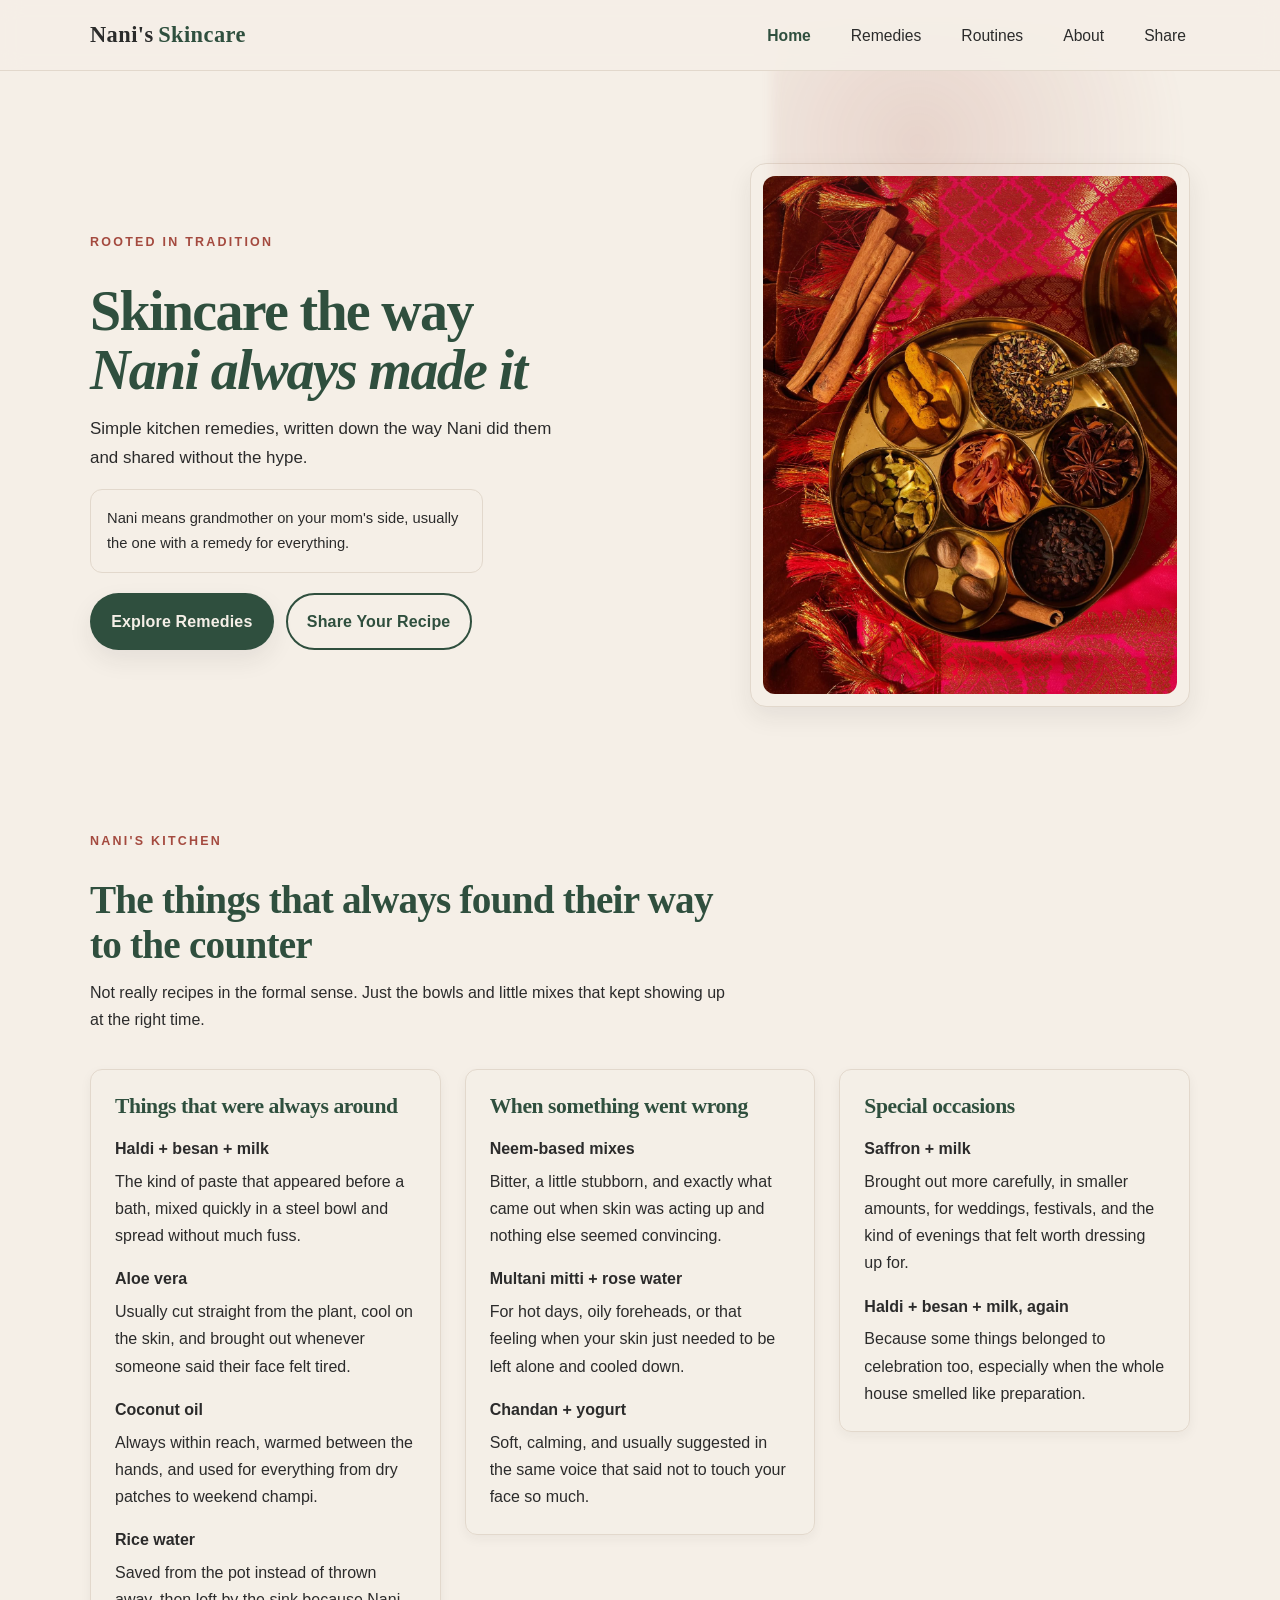
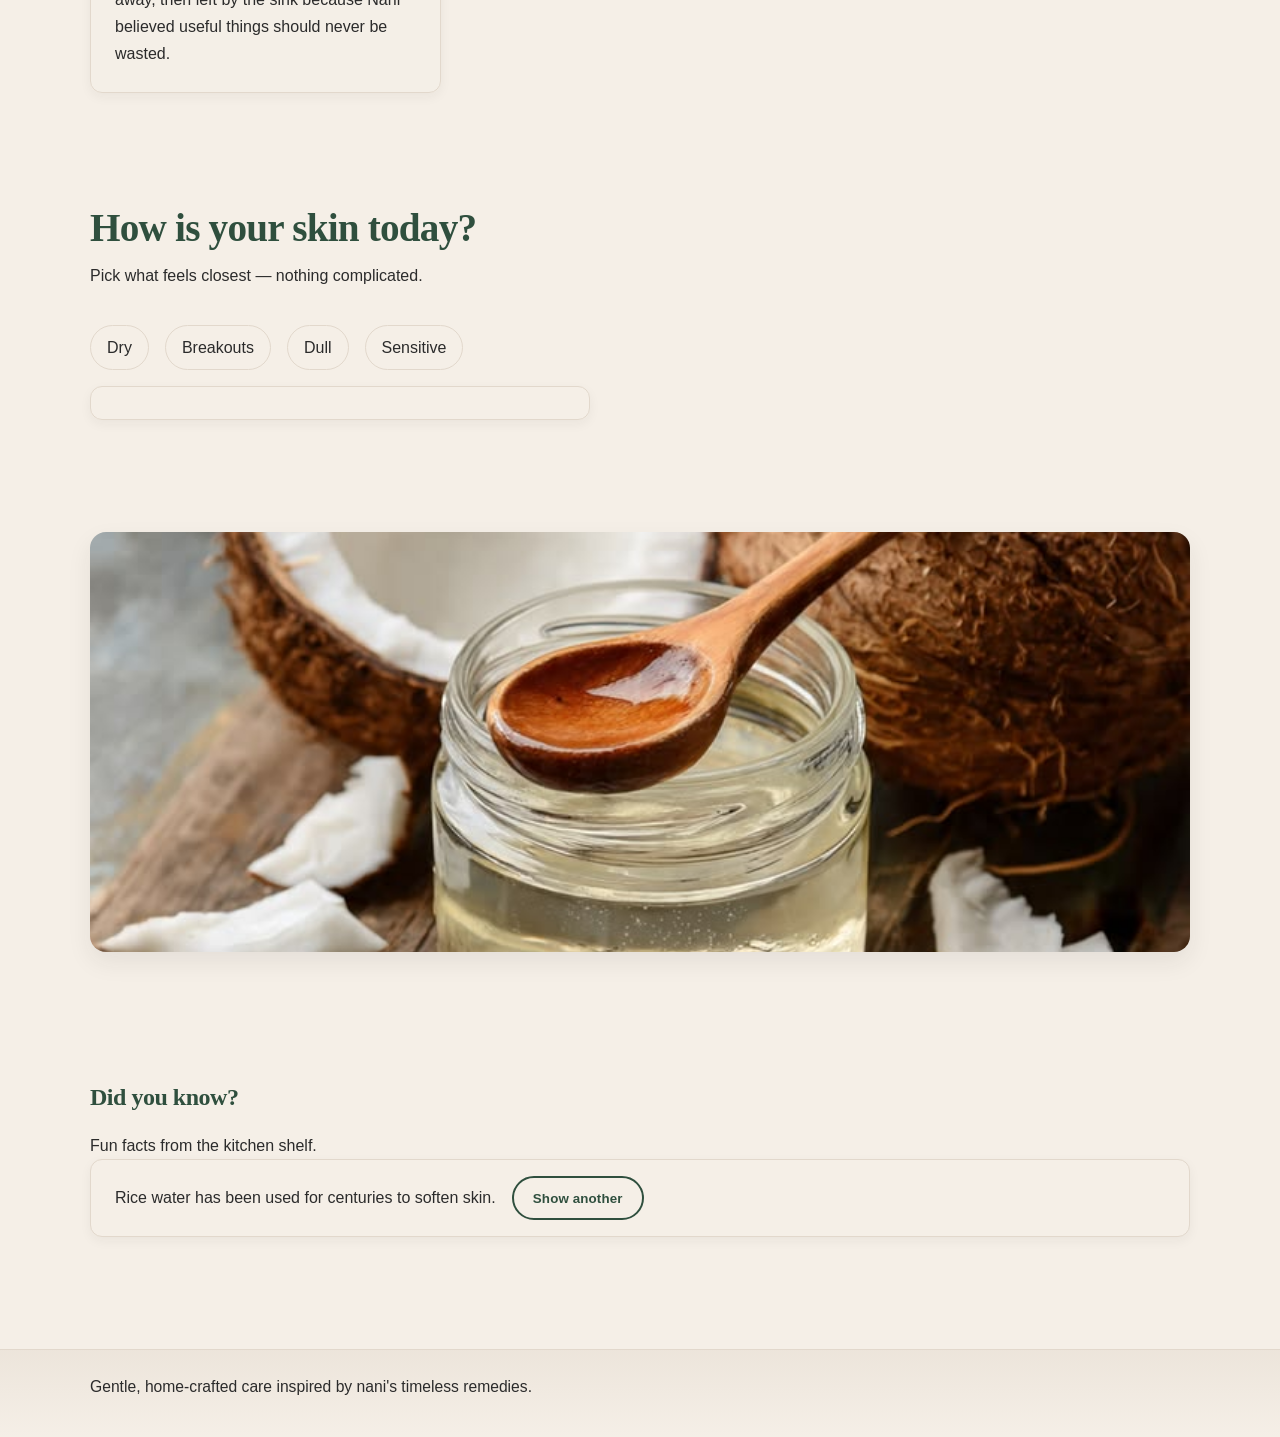
<file: index.html>
<!DOCTYPE html>
<html lang="en">
<head>
  <meta charset="UTF-8" />
  <meta name="viewport" content="width=device-width, initial-scale=1.0" />
  <title>Nani's Skincare — Natural Beauty Rooted in Tradition</title>
  <meta name="description" content="Story-led skincare inspired by Indian home remedies and nani's timeless wisdom." />
  <link rel="stylesheet" href="css/style.css" />
</head>
<body>
  <a class="skip-link" href="#main">Skip to main content</a>

  <header class="site-header">
    <nav class="nav" aria-label="Main navigation">
      <div class="nav-inner container">
        <a class="nav-logo" href="index.html">Nani's <span>Skincare</span></a>

        <ul class="nav-links" id="nav-links" role="list">
          <li><a href="index.html" class="active" aria-current="page">Home</a></li>
          <li><a href="products.html">Remedies</a></li>
          <li><a href="routines.html">Routines</a></li>
          <li><a href="about.html">About</a></li>
          <li><a href="share-recipe.html">Share</a></li>
        </ul>
        <button class="nav-toggle" type="button" aria-controls="nav-links" aria-expanded="false" aria-label="Open navigation menu">Menu</button>
      </div>
    </nav>
  </header>

  <main id="main">
    <section class="hero" aria-labelledby="hero-title">
      <div class="container hero-grid">
        <div class="hero-content">
          <p class="eyebrow">Rooted in tradition</p>
          <h1 id="hero-title">
            <span>Skincare the way</span>
            <span class="hero-em">Nani always made it</span>
          </h1>
          <p class="hero-lead">
            Simple kitchen remedies, written down the way Nani did them and shared without the hype.
          </p>
          <p class="nani-note">Nani means grandmother on your mom's side, usually the one with a remedy for everything.</p>
          <div class="hero-actions">
            <a class="button button-primary" href="#kitchen-recipes-title">Explore Remedies</a>
            <a class="button button-ghost" href="share-recipe.html">Share Your Recipe</a>
          </div>
        </div>

        <figure class="hero-image">
          <img src="images/spicebox.jpg" alt="A wooden spice box filled with traditional ingredients used in homemade skincare remedies." />
        </figure>
      </div>
    </section>

    <section class="section kitchen-recipes" aria-labelledby="kitchen-recipes-title">
      <div class="container">
        <div class="section-header">
          <p class="eyebrow">Nani's kitchen</p>
          <h2 id="kitchen-recipes-title">The things that always found their way to the counter</h2>
          <p class="section-lede">Not really recipes in the formal sense. Just the bowls and little mixes that kept showing up at the right time.</p>
        </div>

        <div class="recipe-groups">
          <article class="recipe-group" aria-labelledby="recipe-group-everyday">
            <h3 id="recipe-group-everyday">Things that were always around</h3>
            <ul class="recipe-list">
              <li>
                <strong>Haldi + besan + milk</strong>
                <p>The kind of paste that appeared before a bath, mixed quickly in a steel bowl and spread without much fuss.</p>
              </li>
              <li>
                <strong>Aloe vera</strong>
                <p>Usually cut straight from the plant, cool on the skin, and brought out whenever someone said their face felt tired.</p>
              </li>
              <li>
                <strong>Coconut oil</strong>
                <p>Always within reach, warmed between the hands, and used for everything from dry patches to weekend champi.</p>
              </li>
              <li>
                <strong>Rice water</strong>
                <p>Saved from the pot instead of thrown away, then left by the sink because Nani believed useful things should never be wasted.</p>
              </li>
            </ul>
          </article>

          <article class="recipe-group" aria-labelledby="recipe-group-trouble">
            <h3 id="recipe-group-trouble">When something went wrong</h3>
            <ul class="recipe-list">
              <li>
                <strong>Neem-based mixes</strong>
                <p>Bitter, a little stubborn, and exactly what came out when skin was acting up and nothing else seemed convincing.</p>
              </li>
              <li>
                <strong>Multani mitti + rose water</strong>
                <p>For hot days, oily foreheads, or that feeling when your skin just needed to be left alone and cooled down.</p>
              </li>
              <li>
                <strong>Chandan + yogurt</strong>
                <p>Soft, calming, and usually suggested in the same voice that said not to touch your face so much.</p>
              </li>
            </ul>
          </article>

          <article class="recipe-group" aria-labelledby="recipe-group-special">
            <h3 id="recipe-group-special">Special occasions</h3>
            <ul class="recipe-list">
              <li>
                <strong>Saffron + milk</strong>
                <p>Brought out more carefully, in smaller amounts, for weddings, festivals, and the kind of evenings that felt worth dressing up for.</p>
              </li>
              <li>
                <strong>Haldi + besan + milk, again</strong>
                <p>Because some things belonged to celebration too, especially when the whole house smelled like preparation.</p>
              </li>
            </ul>
          </article>
        </div>
      </div>
    </section>

    <section class="section" aria-labelledby="mood-title">
      <div class="container">
        <div class="section-header">
          <h2 id="mood-title">How is your skin today?</h2>
          <p class="section-lede">Pick what feels closest — nothing complicated.</p>
        </div>

        <div class="mood-options" role="group" aria-label="Skin mood options">
          <button type="button" data-mood="dry" aria-pressed="false">Dry</button>
          <button type="button" data-mood="acne" aria-pressed="false">Breakouts</button>
          <button type="button" data-mood="dull" aria-pressed="false">Dull</button>
          <button type="button" data-mood="sensitive" aria-pressed="false">Sensitive</button>
        </div>

        <div id="mood-result" aria-live="polite"></div>
      </div>
    </section>

    <section class="image-break section" aria-label="A calm view of nani's kitchen">
      <div class="container">
        <figure class="editorial-break">
          <img src="images/coconut.jpg" alt="A brass bowl of coconut oil and a wooden comb on a kitchen table, ready for a simple hair and skin ritual." />
        </figure>
      </div>
    </section>

    <section class="section facts" aria-labelledby="facts-title">
      <div class="container">
        <h2 id="facts-title">Did you know?</h2>
        <p class="section-lede">Fun facts from the kitchen shelf.</p>
        <div class="facts-box">
          <p id="fact-text">Turmeric has natural anti-inflammatory properties.</p>
          <button type="button" class="button button-ghost" id="fact-next">Show another</button>
        </div>
      </div>
    </section>
  </main>

  <footer class="site-footer">
    <div class="container">
      <p>Gentle, home-crafted care inspired by nani's timeless remedies.</p>
    </div>
  </footer>

  <script src="js/nav.js" defer></script>
  <script src="js/script.js" defer></script>
</body>
</html>
</file>
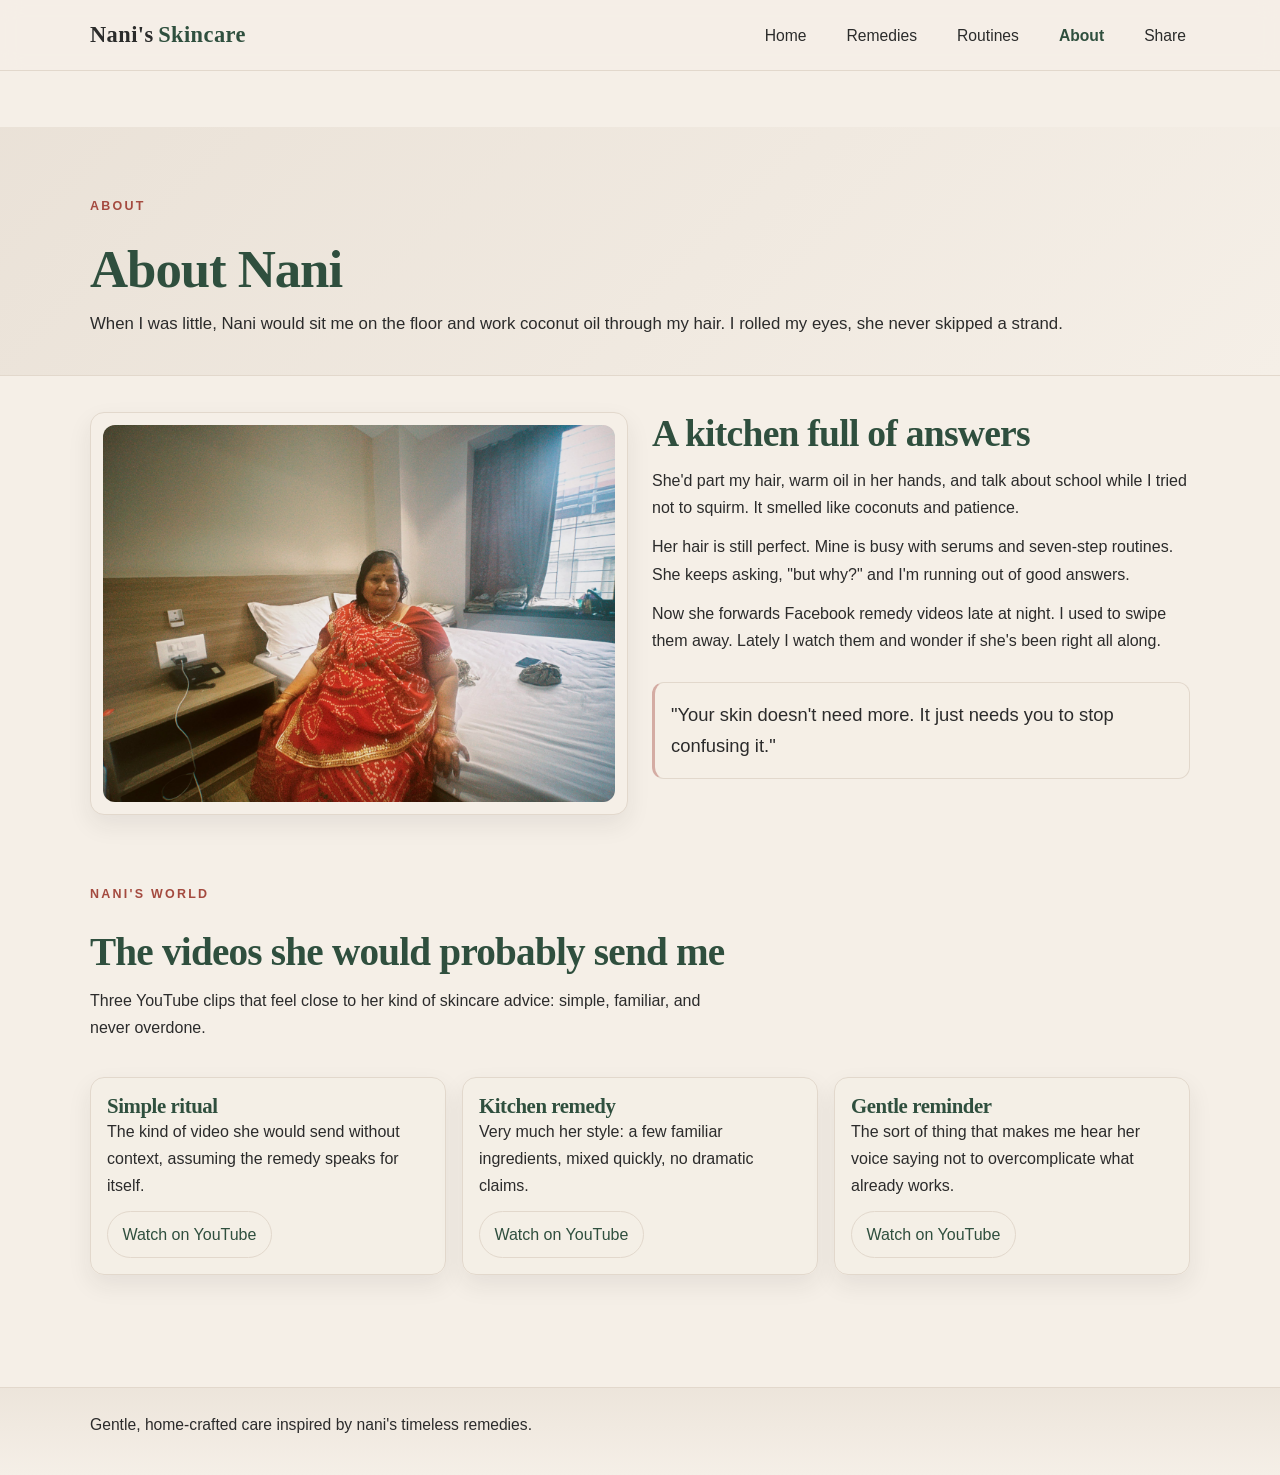
<file: about.html>
<!DOCTYPE html>
<html lang="en">
<head>
  <meta charset="UTF-8" />
  <meta name="viewport" content="width=device-width, initial-scale=1.0" />
  <title>About Nani — Nani's Skincare</title>
  <meta name="description" content="A personal story about nani, coconut oil memories, and the remedies that shaped Nani's Skincare." />
  <link rel="stylesheet" href="css/style.css" />
  <link rel="stylesheet" href="css/about.css" />
</head>
<body>
  <a class="skip-link" href="#main">Skip to main content</a>

  <header class="site-header">
    <nav class="nav" aria-label="Main navigation">
      <div class="nav-inner container">
        <a class="nav-logo" href="index.html">Nani's <span>Skincare</span></a>
        <button class="nav-toggle" type="button" aria-controls="nav-links" aria-expanded="false" aria-label="Open navigation menu">Menu</button>
        <ul class="nav-links" id="nav-links" role="list">
          <li><a href="index.html">Home</a></li>
          <li><a href="products.html">Remedies</a></li>
          <li><a href="routines.html">Routines</a></li>
          <li><a href="about.html" aria-current="page">About</a></li>
          <li><a href="share-recipe.html">Share</a></li>
        </ul>
      </div>
    </nav>
  </header>

  <main id="main">
    <section class="about-hero" aria-labelledby="about-title">
      <div class="container hero-inner">
        <p class="eyebrow">About</p>
        <h1 id="about-title">About Nani</h1>
        <p class="about-hero-sub">When I was little, Nani would sit me on the floor and work coconut oil through my hair. I rolled my eyes, she never skipped a strand.</p>
      </div>
    </section>

    <section class="section story" aria-labelledby="story-heading">
      <div class="container story-grid">
        <figure class="about-image" data-observe>
          <img src="images/nani.jpg" alt="A picture of Nani" />
          <figcaption>Her kitchen table was the first vanity.</figcaption>
        </figure>

        <div class="story-text" data-observe>
          <h2 id="story-heading">A kitchen full of answers</h2>
          <p>She'd part my hair, warm oil in her hands, and talk about school while I tried not to squirm. It smelled like coconuts and patience.</p>
          <p>Her hair is still perfect. Mine is busy with serums and seven-step routines. She keeps asking, "but why?" and I'm running out of good answers.</p>
          <p>Now she forwards Facebook remedy videos late at night. I used to swipe them away. Lately I watch them and wonder if she's been right all along.</p>

          <blockquote class="quote" aria-label="Nani's advice">
            <p>"Your skin doesn't need more. It just needs you to stop confusing it."</p>
          </blockquote>
        </div>
      </div>
    </section>

    <section class="section world" aria-labelledby="world-heading">
      <div class="container">
        <div class="section-header">
          <p class="eyebrow">Nani's world</p>
          <h2 id="world-heading">The videos she would probably send me</h2>
          <p class="section-lede">Three YouTube clips that feel close to her kind of skincare advice: simple, familiar, and never overdone.</p>
        </div>

        <div class="world-grid">
          <article class="world-card" data-observe>
            <div class="world-card-text">
              <h3>Simple ritual</h3>
              <p>The kind of video she would send without context, assuming the remedy speaks for itself.</p>
              <a class="world-link" href="https://www.youtube.com/shorts/aL8gg2JYs6s" target="_blank" rel="noopener noreferrer" aria-label="Watch Simple ritual on YouTube">Watch on YouTube</a>
            </div>
          </article>

          <article class="world-card" data-observe>
            <div class="world-card-text">
              <h3>Kitchen remedy</h3>
              <p>Very much her style: a few familiar ingredients, mixed quickly, no dramatic claims.</p>
              <a class="world-link" href="https://www.youtube.com/shorts/ov89cqYbfJU" target="_blank" rel="noopener noreferrer" aria-label="Watch Kitchen remedy on YouTube">Watch on YouTube</a>
            </div>
          </article>

          <article class="world-card" data-observe>
            <div class="world-card-text">
              <h3>Gentle reminder</h3>
              <p>The sort of thing that makes me hear her voice saying not to overcomplicate what already works.</p>
              <a class="world-link" href="https://www.youtube.com/shorts/I44pqmFGn1w" target="_blank" rel="noopener noreferrer" aria-label="Watch Gentle reminder on YouTube">Watch on YouTube</a>
            </div>
          </article>
        </div>
      </div>
    </section>
  </main>

  <footer class="site-footer">
    <div class="container">
      <p>Gentle, home-crafted care inspired by nani's timeless remedies.</p>
    </div>
  </footer>

  <script src="js/nav.js" defer></script>
  <script src="js/about.js" defer></script>
</body>
</html>
</file>
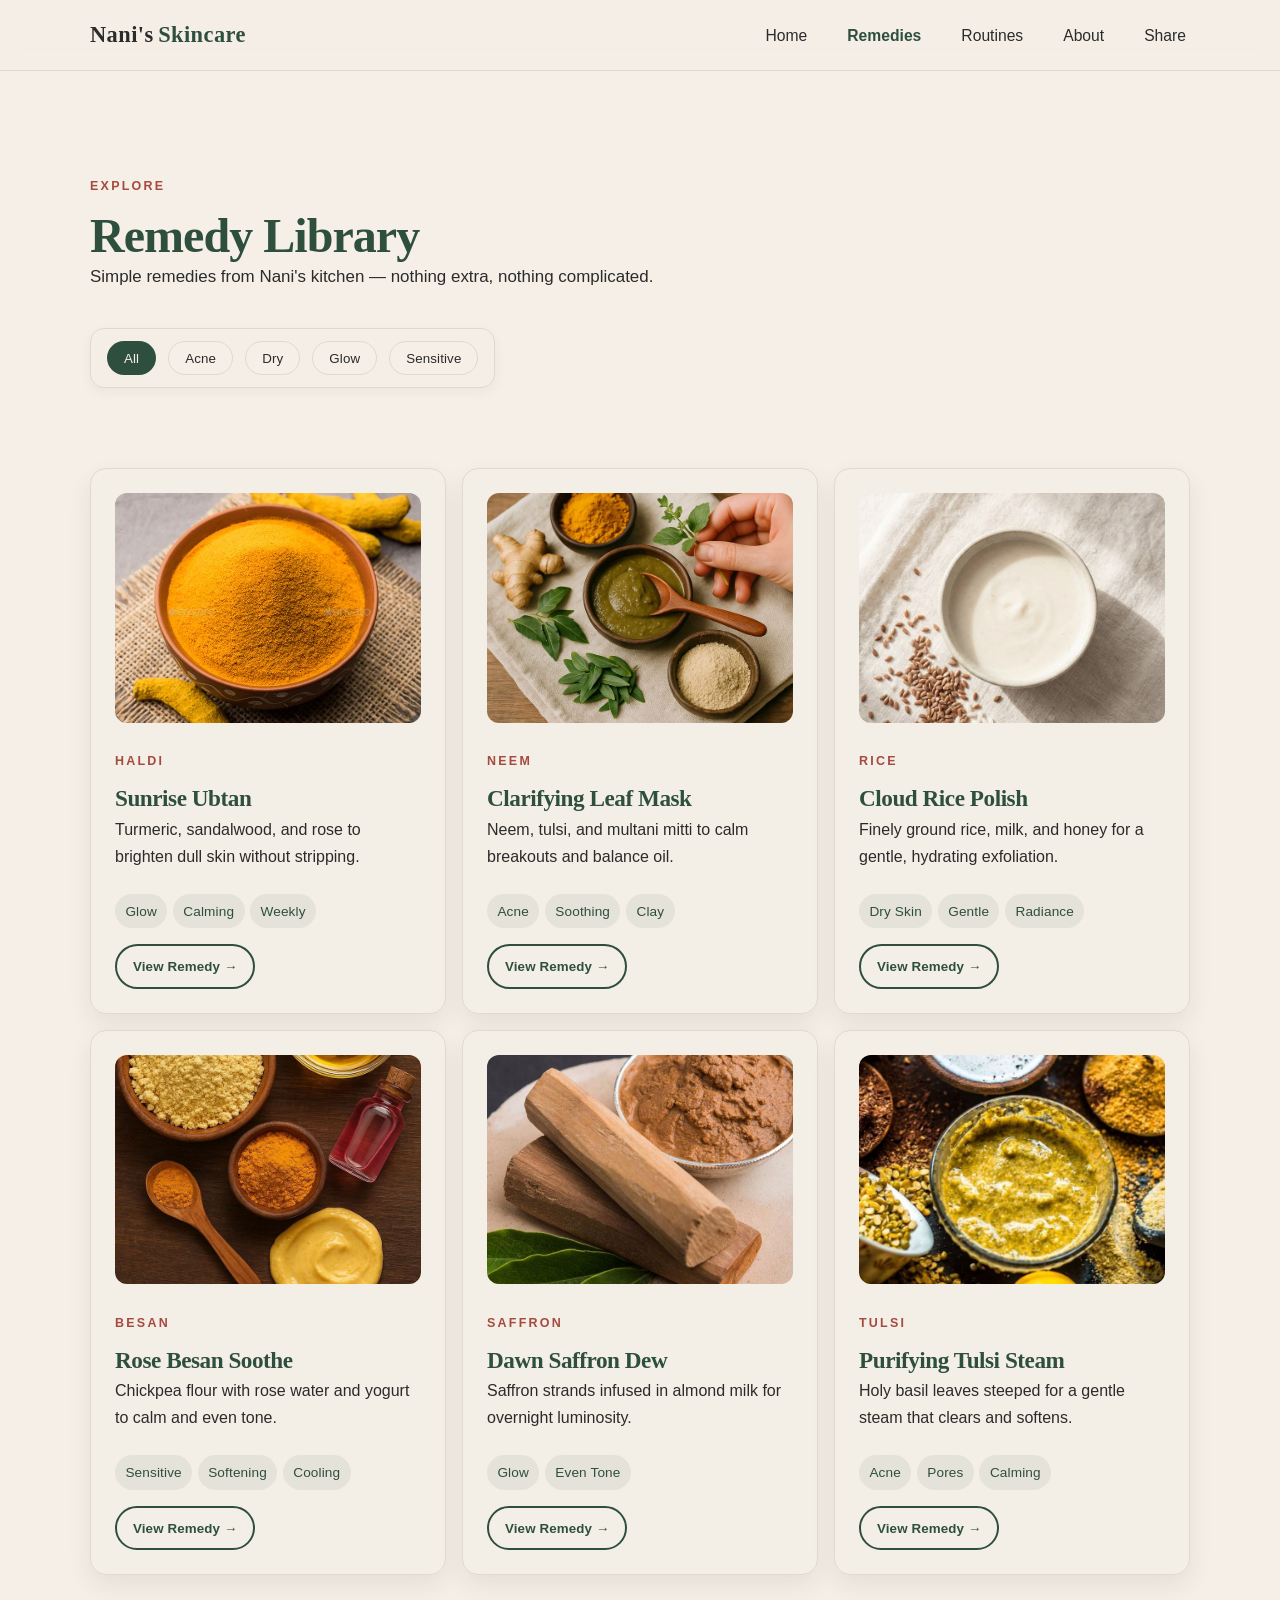
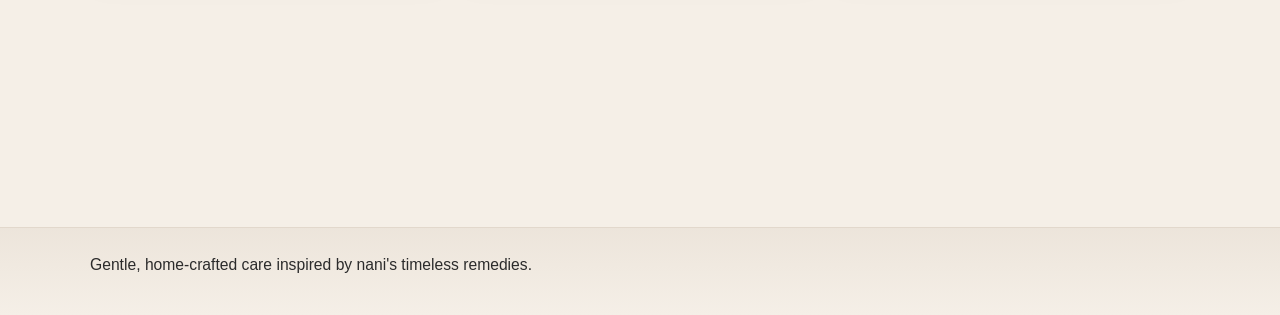
<file: products.html>
<!DOCTYPE html>
<html lang="en">
<head>
  <meta charset="UTF-8" />
  <meta name="viewport" content="width=device-width, initial-scale=1.0" />
  <title>Remedy Library — Nani's Skincare</title>
  <meta name="description" content="Explore nani's home remedies by skin need — acne, glow, dry skin, and sensitive skin." />
  <link rel="stylesheet" href="css/style.css" />
  <link rel="stylesheet" href="css/products.css" />
</head>
<body>
  <a class="skip-link" href="#main">Skip to main content</a>

  <header class="site-header">
    <nav class="nav" aria-label="Main navigation">
      <div class="nav-inner container">
        <a class="nav-logo" href="index.html">Nani's <span>Skincare</span></a>
        <button class="nav-toggle" type="button" aria-controls="nav-links" aria-expanded="false" aria-label="Open navigation menu">Menu</button>
        <ul class="nav-links" id="nav-links" role="list">
          <li><a href="index.html">Home</a></li>
          <li><a href="products.html" aria-current="page">Remedies</a></li>
          <li><a href="routines.html">Routines</a></li>
          <li><a href="about.html">About</a></li>
          <li><a href="share-recipe.html">Share</a></li>
        </ul>
      </div>
    </nav>
  </header>

  <main id="main">
    <section class="page-hero" aria-labelledby="library-title">
      <div class="container">
        <p class="eyebrow">Explore</p>
        <h1 id="library-title">Remedy Library</h1>
        <p class="hero-lead">Simple remedies from Nani's kitchen — nothing extra, nothing complicated.</p>
      </div>
    </section>

    <section class="filter" aria-label="Filter remedies">
      <div class="container">
        <div class="filter-bar" role="group" aria-label="Skin needs">
          <button class="filter-button is-active" type="button" data-filter="all" aria-pressed="true">All</button>
          <button class="filter-button" type="button" data-filter="acne" aria-pressed="false">Acne</button>
          <button class="filter-button" type="button" data-filter="dry" aria-pressed="false">Dry</button>
          <button class="filter-button" type="button" data-filter="glow" aria-pressed="false">Glow</button>
          <button class="filter-button" type="button" data-filter="sensitive" aria-pressed="false">Sensitive</button>
        </div>
      </div>
    </section>

    <section class="section" aria-labelledby="remedy-heading">
      <div class="container">
        <h2 id="remedy-heading" class="visually-hidden">Remedy results</h2>
        <ul class="remedy-grid" role="list">
          <li data-category="glow" class="remedy-item">
            <article class="remedy-card" aria-label="Haldi glow paste">
              <img class="remedy-card-image" src="images/haldi.jpeg" alt="Turmeric paste being mixed for a traditional glow remedy." />
              <div class="remedy-card-top">
                <div>
                  <p class="eyebrow">Haldi</p>
                  <h3>Sunrise Ubtan</h3>
                  <p class="remedy-card-desc">Turmeric, sandalwood, and rose to brighten dull skin without stripping.</p>
                </div>
                <div class="remedy-card-tags" aria-label="Benefits">
                  <span class="chip">Glow</span>
                  <span class="chip">Calming</span>
                  <span class="chip">Weekly</span>
                </div>
              </div>
              <div class="remedy-card-actions">
                <button class="button button-ghost view-btn" data-remedy="haldi">View Remedy →</button>
              </div>
            </article>
          </li>

          <li data-category="acne" class="remedy-item">
            <article class="remedy-card" aria-label="Neem clarifying mask">
              <img class="remedy-card-image" src="images/tulsimask.jpeg" alt="A green herbal mask in a bowl for a clarifying skin ritual." />
              <div class="remedy-card-top">
                <div>
                  <p class="eyebrow">Neem</p>
                  <h3>Clarifying Leaf Mask</h3>
                  <p class="remedy-card-desc">Neem, tulsi, and multani mitti to calm breakouts and balance oil.</p>
                </div>
                <div class="remedy-card-tags" aria-label="Benefits">
                  <span class="chip">Acne</span>
                  <span class="chip">Soothing</span>
                  <span class="chip">Clay</span>
                </div>
              </div>
              <div class="remedy-card-actions">
                <button class="button button-ghost view-btn" data-remedy="neem">View Remedy →</button>
              </div>
            </article>
          </li>

          <li data-category="dry" class="remedy-item">
            <article class="remedy-card" aria-label="Rice milky polish">
              <img class="remedy-card-image" src="images/The Secret Japanese Anti-Aging Routine (Rice Water & Flaxseed).jpeg" alt="A creamy rice mask prepared for a softening and hydrating skin ritual." />
              <div class="remedy-card-top">
                <div>
                  <p class="eyebrow">Rice</p>
                  <h3>Cloud Rice Polish</h3>
                  <p class="remedy-card-desc">Finely ground rice, milk, and honey for a gentle, hydrating exfoliation.</p>
                </div>
                <div class="remedy-card-tags" aria-label="Benefits">
                  <span class="chip">Dry Skin</span>
                  <span class="chip">Gentle</span>
                  <span class="chip">Radiance</span>
                </div>
              </div>
              <div class="remedy-card-actions">
                <button class="button button-ghost view-btn" data-remedy="rice">View Remedy →</button>
              </div>
            </article>
          </li>

          <li data-category="sensitive" class="remedy-item">
            <article class="remedy-card" aria-label="Besan rose soothe">
              <img class="remedy-card-image" src="images/besanmask.jpg" alt="A besan face mask smoothed over skin for a gentle soothing treatment." />
              <div class="remedy-card-top">
                <div>
                  <p class="eyebrow">Besan</p>
                  <h3>Rose Besan Soothe</h3>
                  <p class="remedy-card-desc">Chickpea flour with rose water and yogurt to calm and even tone.</p>
                </div>
                <div class="remedy-card-tags" aria-label="Benefits">
                  <span class="chip">Sensitive</span>
                  <span class="chip">Softening</span>
                  <span class="chip">Cooling</span>
                </div>
              </div>
              <div class="remedy-card-actions">
                <button class="button button-ghost view-btn" data-remedy="besan">View Remedy →</button>
              </div>
            </article>
          </li>

          <li data-category="glow" class="remedy-item">
            <article class="remedy-card" aria-label="Saffron dew">
              <img class="remedy-card-image" src="images/sandalwood.jpg" alt="A creamy sandalwood-toned paste prepared in a small bowl for an evening ritual." />
              <div class="remedy-card-top">
                <div>
                  <p class="eyebrow">Saffron</p>
                  <h3>Dawn Saffron Dew</h3>
                  <p class="remedy-card-desc">Saffron strands infused in almond milk for overnight luminosity.</p>
                </div>
                <div class="remedy-card-tags" aria-label="Benefits">
                  <span class="chip">Glow</span>
                  <span class="chip">Even Tone</span>
                </div>
              </div>
              <div class="remedy-card-actions">
                <button class="button button-ghost view-btn" data-remedy="saffron">View Remedy →</button>
              </div>
            </article>
          </li>

          <li data-category="acne" class="remedy-item">
            <article class="remedy-card" aria-label="Tulsi steam">
              <img class="remedy-card-image" src="images/ubtan.jpg" alt="A bowl of ubtan mixture set out for a traditional herbal skin treatment." />
              <div class="remedy-card-top">
                <div>
                  <p class="eyebrow">Tulsi</p>
                  <h3>Purifying Tulsi Steam</h3>
                  <p class="remedy-card-desc">Holy basil leaves steeped for a gentle steam that clears and softens.</p>
                </div>
                <div class="remedy-card-tags" aria-label="Benefits">
                  <span class="chip">Acne</span>
                  <span class="chip">Pores</span>
                  <span class="chip">Calming</span>
                </div>
              </div>
              <div class="remedy-card-actions">
                <button class="button button-ghost view-btn" data-remedy="tulsi">View Remedy →</button>
              </div>
            </article>
          </li>
        </ul>

        <p class="no-results" id="no-results" hidden>No remedies found for this filter.</p>
        <div id="remedy-display" aria-live="polite"></div>
      </div>
    </section>
  </main>

  <footer class="site-footer">
    <div class="container">
      <p>Gentle, home-crafted care inspired by nani's timeless remedies.</p>
    </div>
  </footer>
  <script src="js/nav.js" defer></script>
  <script src="js/products.js" defer></script>
</body>
</html>
</file>
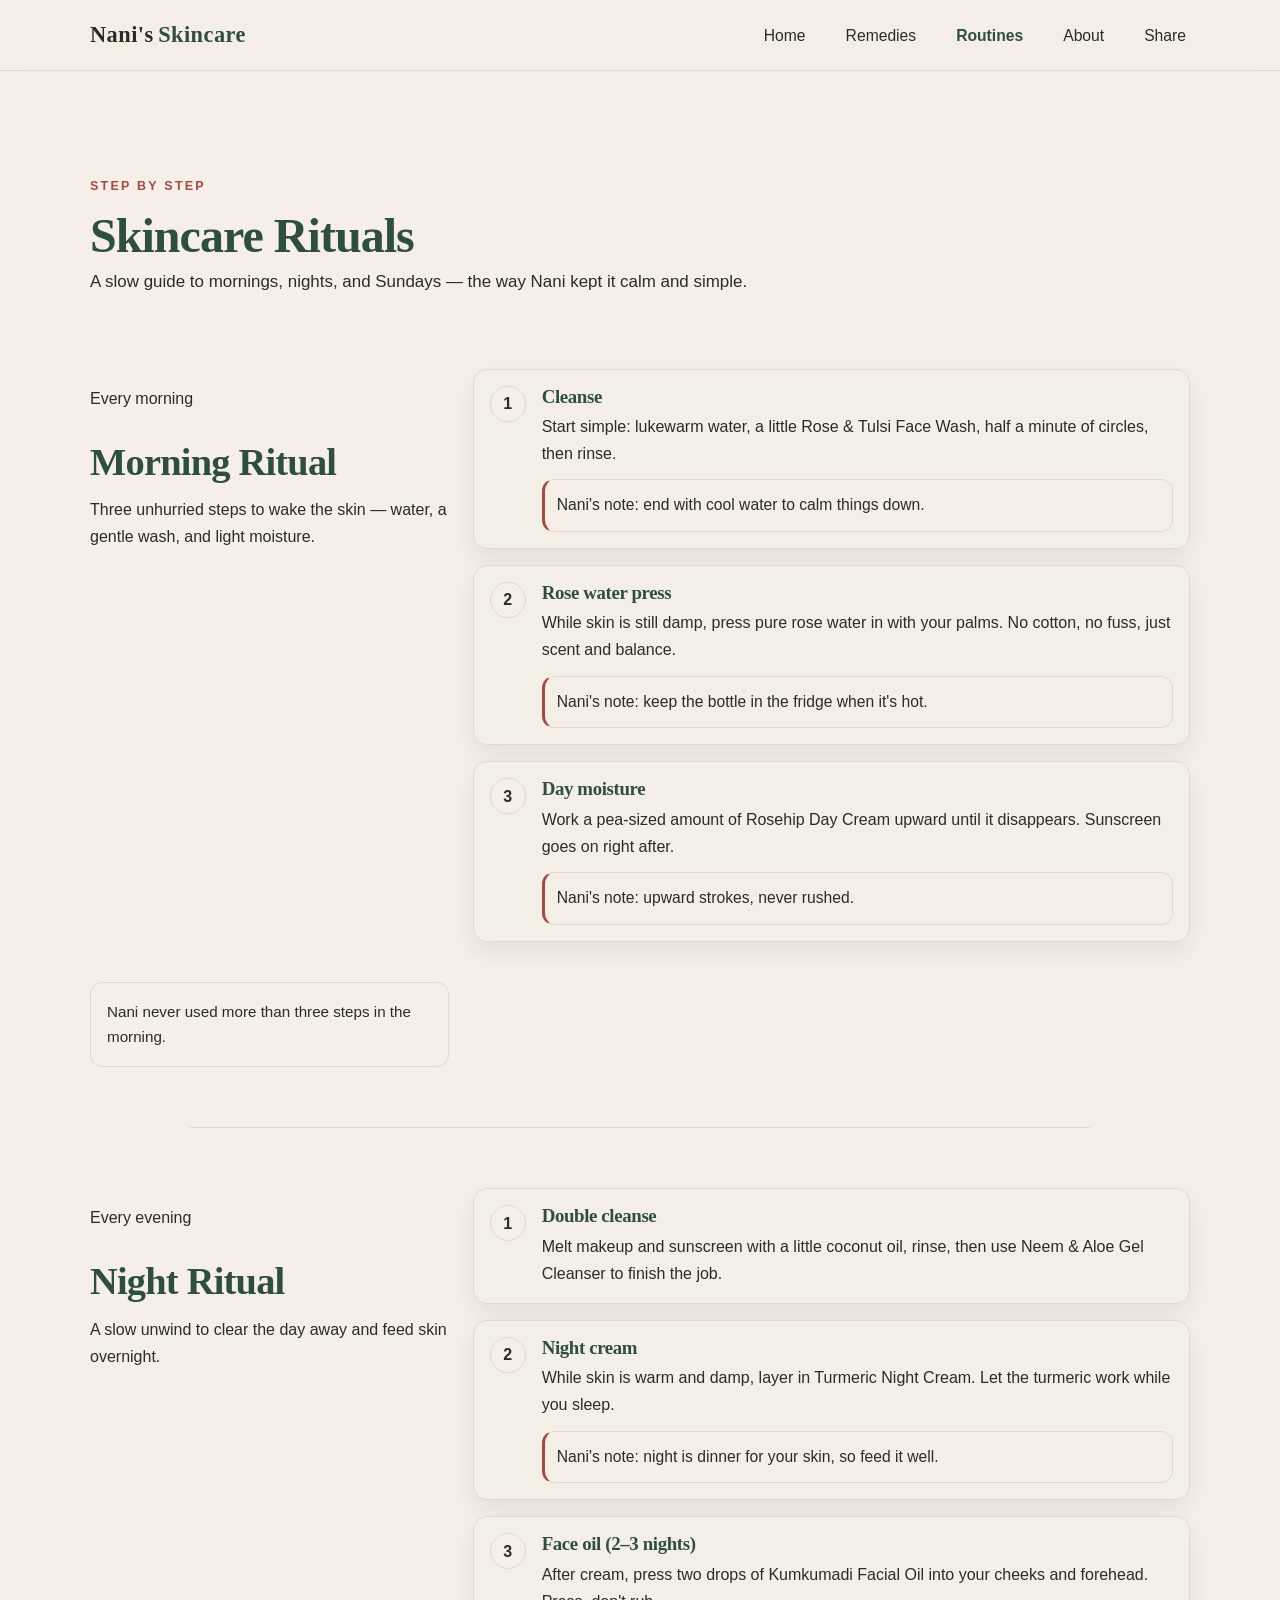
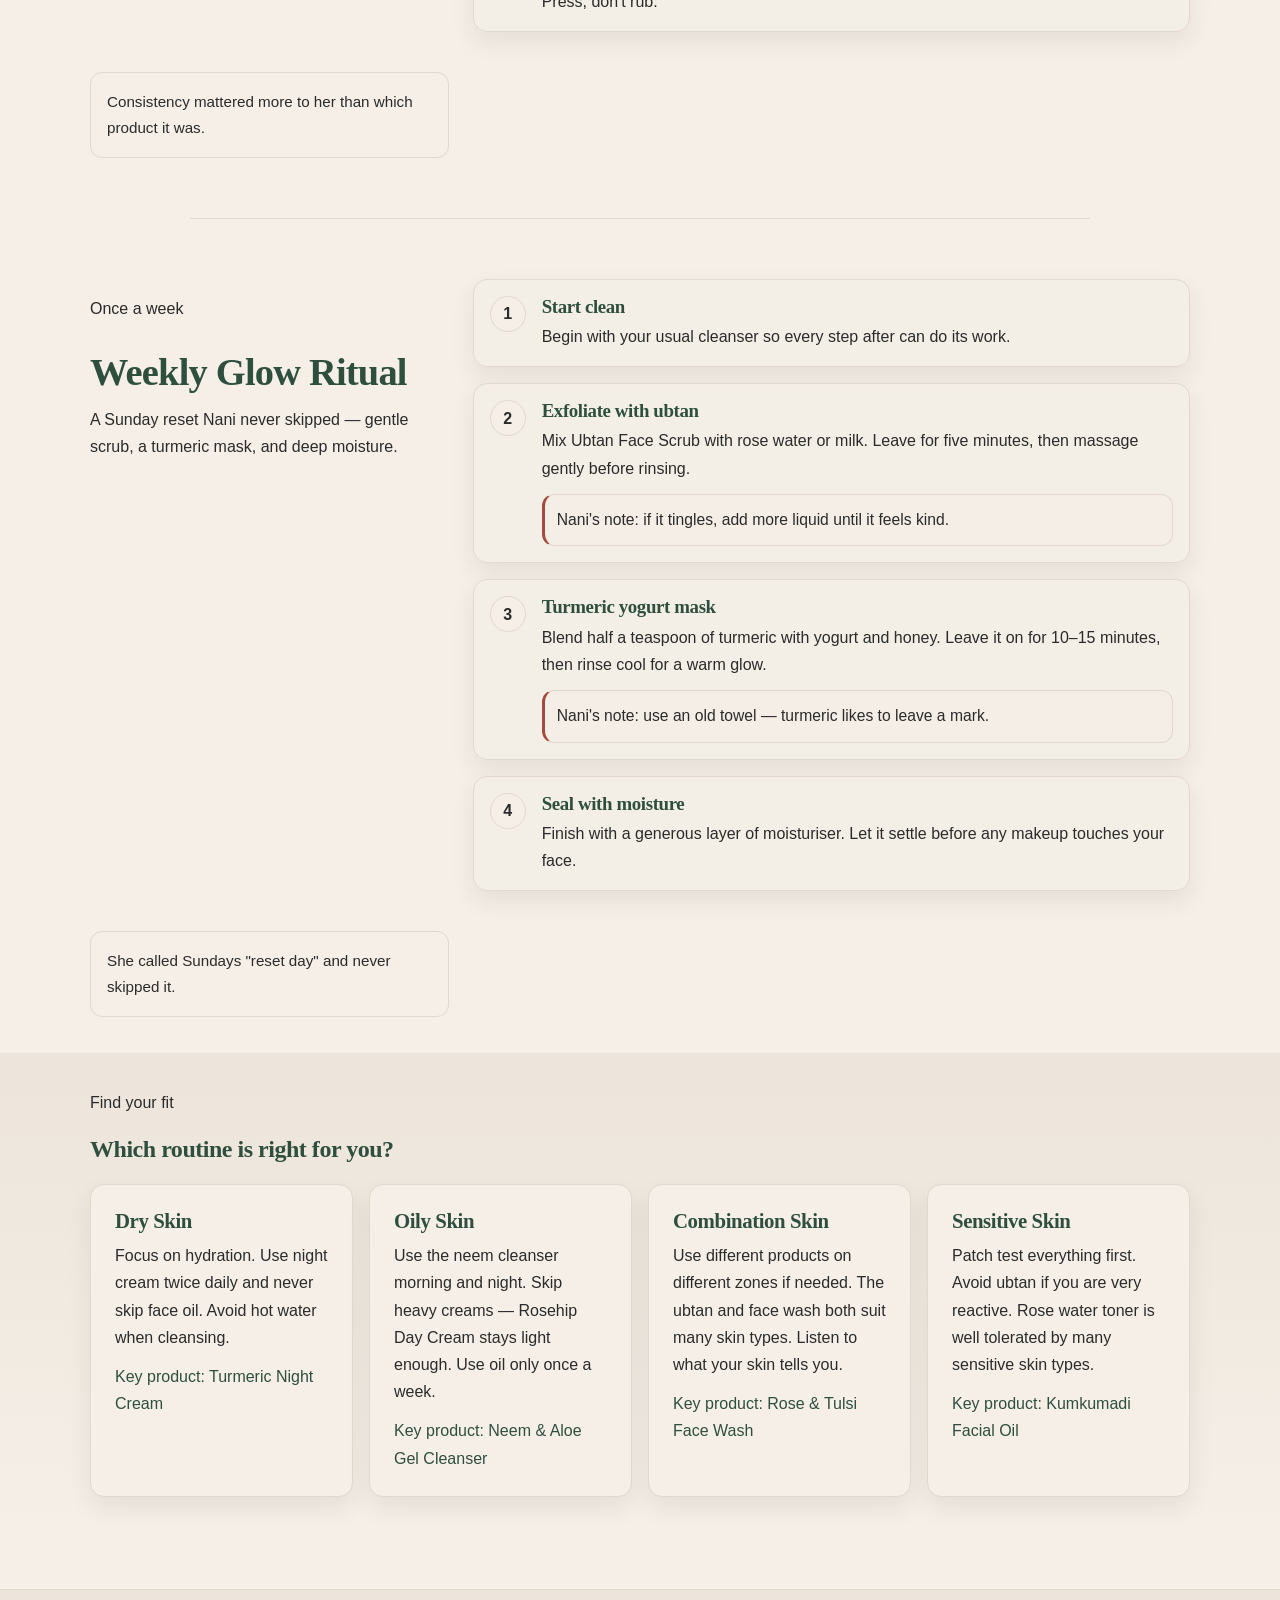
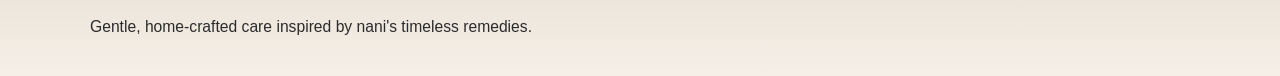
<file: routines.html>
<!DOCTYPE html>
<html lang="en">
<head>
  <meta charset="UTF-8" />
  <meta name="viewport" content="width=device-width, initial-scale=1.0" />
  <title>Skincare Routines — Nani's Skincare</title>
  <meta name="description" content="Simple morning, night, and weekly skincare routines using natural ingredients inspired by Nani's lifelong wisdom." />
  <link rel="stylesheet" href="css/style.css" />
  <link rel="stylesheet" href="css/routines.css" />
</head>
<body>
  <a class="skip-link" href="#main">Skip to main content</a>

  <header class="site-header">
    <nav class="nav" aria-label="Main navigation">
      <div class="nav-inner container">
        <a href="index.html" class="nav-logo">Nani's <span>Skincare</span></a>
        <ul class="nav-links" id="nav-links" role="list">
          <li><a href="index.html">Home</a></li>
          <li><a href="products.html">Remedies</a></li>
          <li><a href="routines.html" aria-current="page">Routines</a></li>
          <li><a href="about.html">About</a></li>
          <li><a href="share-recipe.html">Share</a></li>
        </ul>
        <button class="nav-toggle" type="button" aria-controls="nav-links" aria-expanded="false" aria-label="Open navigation menu">Menu</button>
      </div>
    </nav>
  </header>

  <main id="main">
    <section class="page-hero" aria-labelledby="rituals-title">
      <div class="container">
        <p class="eyebrow">Step by step</p>
        <h1 id="rituals-title">Skincare Rituals</h1>
        <p class="hero-lead">A slow guide to mornings, nights, and Sundays — the way Nani kept it calm and simple.</p>
      </div>
    </section>

    <section class="section" aria-labelledby="morning-heading">
      <div class="container ritual-grid" data-observe>
        <div class="ritual-header">
          <p class="label">Every morning</p>
          <h2 id="morning-heading">Morning Ritual</h2>
          <p class="ritual-intro">Three unhurried steps to wake the skin — water, a gentle wash, and light moisture.</p>
        </div>

        <ol class="steps" aria-label="Morning ritual steps">
          <li class="step-card">
            <span class="step-number" aria-hidden="true">1</span>
            <div class="step-body">
              <h3>Cleanse</h3>
              <p>Start simple: lukewarm water, a little Rose &amp; Tulsi Face Wash, half a minute of circles, then rinse.</p>
              <div class="step-tip" role="note">Nani's note: end with cool water to calm things down.</div>
            </div>
          </li>
          <li class="step-card">
            <span class="step-number" aria-hidden="true">2</span>
            <div class="step-body">
              <h3>Rose water press</h3>
              <p>While skin is still damp, press pure rose water in with your palms. No cotton, no fuss, just scent and balance.</p>
              <div class="step-tip" role="note">Nani's note: keep the bottle in the fridge when it's hot.</div>
            </div>
          </li>
          <li class="step-card">
            <span class="step-number" aria-hidden="true">3</span>
            <div class="step-body">
              <h3>Day moisture</h3>
              <p>Work a pea-sized amount of Rosehip Day Cream upward until it disappears. Sunscreen goes on right after.</p>
              <div class="step-tip" role="note">Nani's note: upward strokes, never rushed.</div>
            </div>
          </li>
        </ol>

        <p class="nani-note">Nani never used more than three steps in the morning.</p>
      </div>
    </section>

    <hr class="divider" />

    <section class="section" aria-labelledby="night-heading">
      <div class="container ritual-grid" data-observe>
        <div class="ritual-header">
          <p class="label">Every evening</p>
          <h2 id="night-heading">Night Ritual</h2>
          <p class="ritual-intro">A slow unwind to clear the day away and feed skin overnight.</p>
        </div>

        <ol class="steps" aria-label="Night ritual steps">
          <li class="step-card">
            <span class="step-number" aria-hidden="true">1</span>
            <div class="step-body">
              <h3>Double cleanse</h3>
              <p>Melt makeup and sunscreen with a little coconut oil, rinse, then use Neem &amp; Aloe Gel Cleanser to finish the job.</p>
            </div>
          </li>
          <li class="step-card">
            <span class="step-number" aria-hidden="true">2</span>
            <div class="step-body">
              <h3>Night cream</h3>
              <p>While skin is warm and damp, layer in Turmeric Night Cream. Let the turmeric work while you sleep.</p>
              <div class="step-tip" role="note">Nani's note: night is dinner for your skin, so feed it well.</div>
            </div>
          </li>
          <li class="step-card">
            <span class="step-number" aria-hidden="true">3</span>
            <div class="step-body">
              <h3>Face oil (2–3 nights)</h3>
              <p>After cream, press two drops of Kumkumadi Facial Oil into your cheeks and forehead. Press, don't rub.</p>
            </div>
          </li>
        </ol>

        <p class="nani-note">Consistency mattered more to her than which product it was.</p>
      </div>
    </section>

    <hr class="divider" />

    <section class="section" aria-labelledby="weekly-heading">
      <div class="container ritual-grid" data-observe>
        <div class="ritual-header">
          <p class="label">Once a week</p>
          <h2 id="weekly-heading">Weekly Glow Ritual</h2>
          <p class="ritual-intro">A Sunday reset Nani never skipped — gentle scrub, a turmeric mask, and deep moisture.</p>
        </div>

        <ol class="steps" aria-label="Weekly glow ritual steps">
          <li class="step-card">
            <span class="step-number" aria-hidden="true">1</span>
            <div class="step-body">
              <h3>Start clean</h3>
              <p>Begin with your usual cleanser so every step after can do its work.</p>
            </div>
          </li>
          <li class="step-card">
            <span class="step-number" aria-hidden="true">2</span>
            <div class="step-body">
              <h3>Exfoliate with ubtan</h3>
              <p>Mix Ubtan Face Scrub with rose water or milk. Leave for five minutes, then massage gently before rinsing.</p>
              <div class="step-tip" role="note">Nani's note: if it tingles, add more liquid until it feels kind.</div>
            </div>
          </li>
          <li class="step-card">
            <span class="step-number" aria-hidden="true">3</span>
            <div class="step-body">
              <h3>Turmeric yogurt mask</h3>
              <p>Blend half a teaspoon of turmeric with yogurt and honey. Leave it on for 10–15 minutes, then rinse cool for a warm glow.</p>
              <div class="step-tip" role="note">Nani's note: use an old towel — turmeric likes to leave a mark.</div>
            </div>
          </li>
          <li class="step-card">
            <span class="step-number" aria-hidden="true">4</span>
            <div class="step-body">
              <h3>Seal with moisture</h3>
              <p>Finish with a generous layer of moisturiser. Let it settle before any makeup touches your face.</p>
            </div>
          </li>
        </ol>

        <p class="nani-note">She called Sundays "reset day" and never skipped it.</p>
      </div>
    </section>

    <section class="section skin-types-section" aria-labelledby="skin-types-heading">
      <div class="container">
        <span class="label">Find your fit</span>
        <h2 id="skin-types-heading">Which routine is right for you?</h2>

        <ul class="skin-types-grid" role="list">
          <li class="card skin-type-card">
            <h3>Dry Skin</h3>
            <p>Focus on hydration. Use night cream twice daily and never skip face oil. Avoid hot water when cleansing.</p>
            <p>Key product: Turmeric Night Cream</p>
          </li>

          <li class="card skin-type-card">
            <h3>Oily Skin</h3>
            <p>Use the neem cleanser morning and night. Skip heavy creams — Rosehip Day Cream stays light enough. Use oil only once a week.</p>
            <p>Key product: Neem &amp; Aloe Gel Cleanser</p>
          </li>

          <li class="card skin-type-card">
            <h3>Combination Skin</h3>
            <p>Use different products on different zones if needed. The ubtan and face wash both suit many skin types. Listen to what your skin tells you.</p>
            <p>Key product: Rose &amp; Tulsi Face Wash</p>
          </li>

          <li class="card skin-type-card">
            <h3>Sensitive Skin</h3>
            <p>Patch test everything first. Avoid ubtan if you are very reactive. Rose water toner is well tolerated by many sensitive skin types.</p>
            <p>Key product: Kumkumadi Facial Oil</p>
          </li>
        </ul>
      </div>
    </section>
  </main>

  <footer class="site-footer">
    <div class="container">
      <p>Gentle, home-crafted care inspired by nani's timeless remedies.</p>
    </div>
  </footer>

  <script src="js/nav.js" defer></script>
  <script>
    document.addEventListener('DOMContentLoaded', () => {
      const observed = document.querySelectorAll('[data-observe]');
      if ('IntersectionObserver' in window) {
        const io = new IntersectionObserver(entries => {
          entries.forEach(entry => {
            if (entry.isIntersecting) {
              entry.target.classList.add('is-visible');
              io.unobserve(entry.target);
            }
          });
        }, { threshold: 0.2 });
        observed.forEach(el => io.observe(el));
      } else {
        observed.forEach(el => el.classList.add('is-visible'));
      }
    });
  </script>
</body>
</html>
</file>
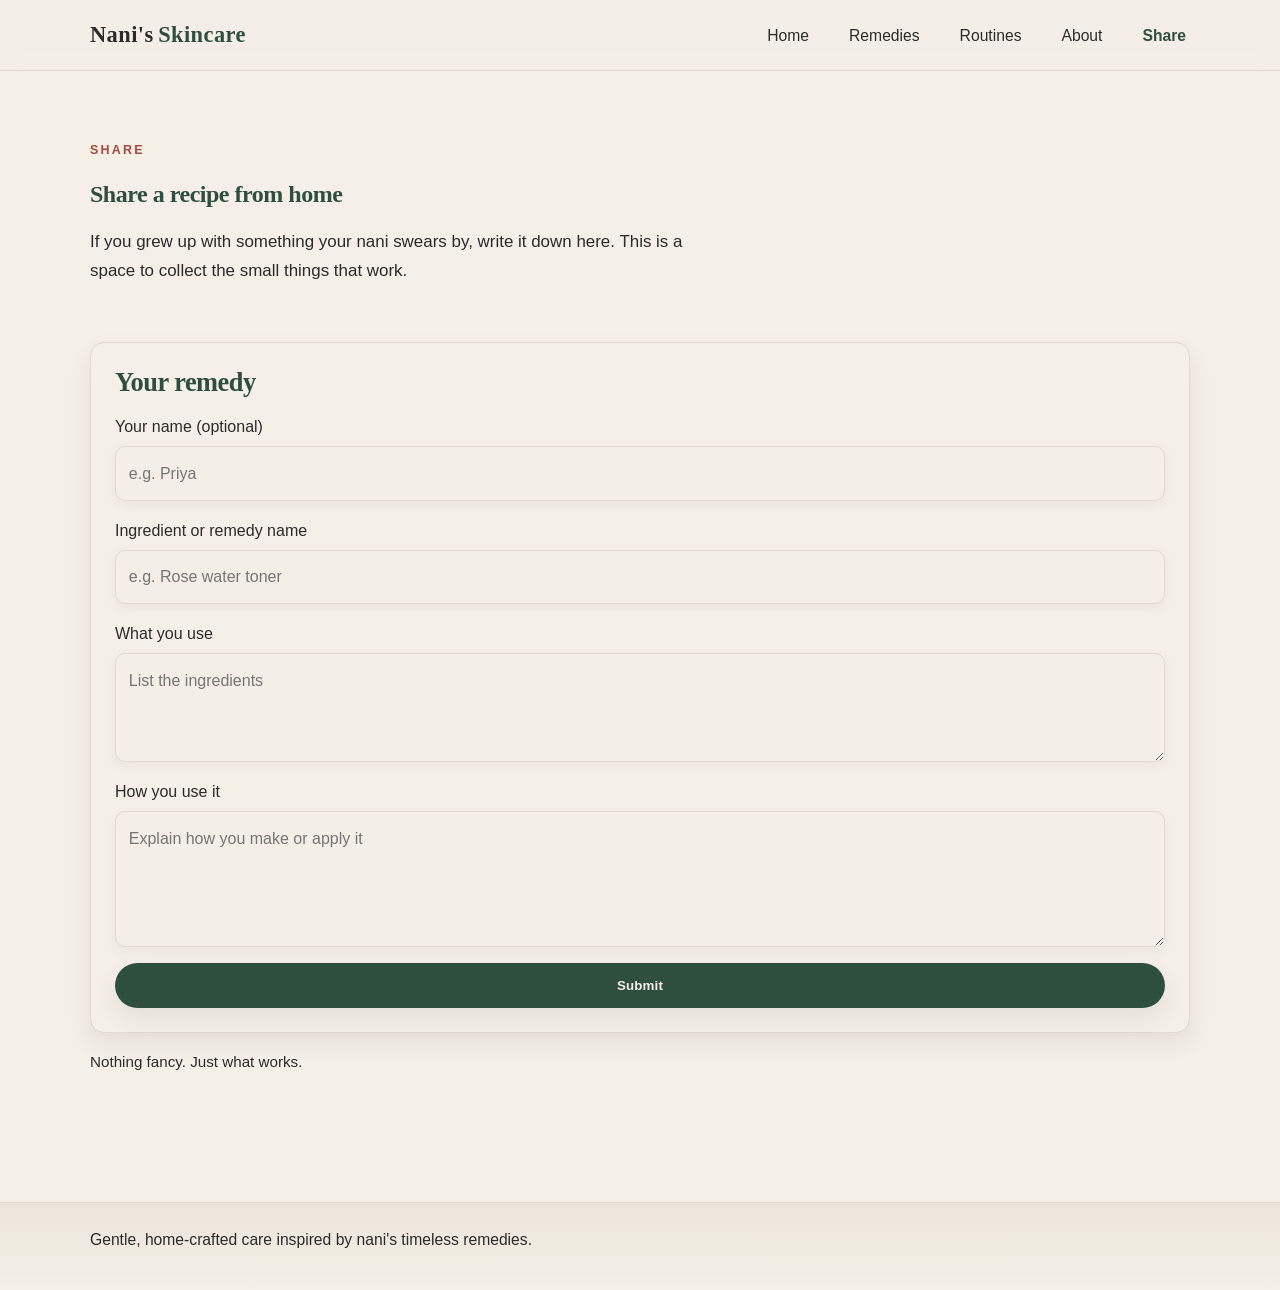
<file: share-recipe.html>
<!DOCTYPE html>
<html lang="en">
<head>
  <meta charset="UTF-8" />
  <meta name="viewport" content="width=device-width, initial-scale=1.0" />
  <title>Share a Recipe — Nani's Skincare</title>
  <meta name="description" content="Share a natural skincare remedy that's been passed down in your family." />
  <link rel="stylesheet" href="css/style.css" />
  <link rel="stylesheet" href="css/share.css" />
</head>
<body>
  <a class="skip-link" href="#main">Skip to main content</a>

  <header class="site-header">
    <nav class="nav" aria-label="Main navigation">
      <div class="nav-inner container">
        <a href="index.html" class="nav-logo">Nani's <span>Skincare</span></a>
        <button class="nav-toggle" type="button" aria-controls="nav-links" aria-expanded="false" aria-label="Open navigation menu">Menu</button>
        <ul class="nav-links" id="nav-links" role="list">
          <li><a href="index.html">Home</a></li>
          <li><a href="products.html">Remedies</a></li>
          <li><a href="routines.html">Routines</a></li>
          <li><a href="about.html">About</a></li>
          <li><a href="share-recipe.html" aria-current="page">Share</a></li>
        </ul>
      </div>
    </nav>
  </header>

  <main id="main">
    <section class="page-hero" aria-labelledby="share-title">
      <div class="container">
        <p class="eyebrow">Share</p>
        <h1 id="share-title">Share a recipe from home</h1>
        <p class="hero-lead">If you grew up with something your nani swears by, write it down here. This is a space to collect the small things that work.</p>
      </div>
    </section>

    <section class="section" aria-labelledby="form-heading">
      <div class="container">
        <form class="share-form" id="recipe-form" aria-labelledby="form-heading">
          <h2 id="form-heading">Your remedy</h2>

          <div class="form-group">
            <label for="author-name">Your name (optional)</label>
            <input type="text" id="author-name" name="author-name" placeholder="e.g. Priya" />
          </div>

          <div class="form-group">
            <label for="recipe-name">Ingredient or remedy name</label>
            <input type="text" id="recipe-name" name="recipe-name" placeholder="e.g. Rose water toner" required />
          </div>

          <div class="form-group">
            <label for="what">What you use</label>
            <textarea id="what" name="what" rows="3" placeholder="List the ingredients" required></textarea>
          </div>

          <div class="form-group">
            <label for="how">How you use it</label>
            <textarea id="how" name="how" rows="4" placeholder="Explain how you make or apply it" required></textarea>
          </div>

          <button type="submit" class="button button-primary">Submit</button>
        </form>

        <p class="footnote">Nothing fancy. Just what works.</p>
      </div>
    </section>
  </main>

  <footer class="site-footer">
    <div class="container">
      <p>Gentle, home-crafted care inspired by nani's timeless remedies.</p>
    </div>
  </footer>

  <script src="js/nav.js" defer></script>
</body>
</html>
</file>
<file: css/style.css>
:root {
  --bg: #F5EFE7;
  --text: #2B2B2B;
  --green: #2F4F3E;
  --accent: #A44A3F;
  --border: #E2D8CC;
  --shadow-soft: 0 10px 24px rgba(43, 43, 43, 0.08);
  --shadow-faint: 0 4px 12px rgba(43, 43, 43, 0.05);

  --serif: "Playfair Display", "Iowan Old Style", "Palatino Linotype", Georgia, serif;
  --sans: "Inter", "Avenir Next", "Helvetica Neue", Arial, sans-serif;

  --space-1: 0.5rem;
  --space-2: 0.75rem;
  --space-3: 1rem;
  --space-4: 1.5rem;
  --space-5: 2.25rem;
  --space-6: 3.5rem;
  --radius: 14px;
}

* {
  box-sizing: border-box;
}

body {
  margin: 0;
  font-family: var(--sans);
  font-size: 1rem;
  font-weight: 400;
  color: var(--text);
  background: var(--bg);
  line-height: 1.7;
  -webkit-font-smoothing: antialiased;
}

h1,
h2,
h3 {
  font-family: var(--serif);
  font-weight: 600;
  line-height: 1.15;
  letter-spacing: -0.02em;
  color: var(--green);
}

:focus-visible {
  outline: 2px solid var(--green);
  outline-offset: 2px;
}

a {
  color: inherit;
  text-decoration: none;
}

a:hover,
a:focus-visible {
  color: var(--accent);
}

img {
  max-width: 100%;
  display: block;
}

.hero-image img {
  width: 100%;
  height: 100%;
  object-fit: cover;
  aspect-ratio: 5 / 4;
  border-radius: 12px;
}

.container {
  width: min(1100px, 92vw);
  margin: 0 auto;
}

.skip-link {
  position: absolute;
  left: -999px;
  top: 0;
  padding: var(--space-2) var(--space-3);
  background: var(--green);
  color: var(--bg);
  border-radius: var(--radius);
  z-index: 10;
}

.skip-link:focus-visible {
  left: var(--space-3);
  top: var(--space-3);
  outline: 2px solid var(--accent);
}

.site-header {
  background: rgba(245, 239, 231, 0.94);
  position: sticky;
  top: 0;
  z-index: 8;
  border-bottom: 1px solid var(--border);
  backdrop-filter: blur(10px);
}


.nav {
  font-weight: 500;
}

.nav-inner {
  display: flex;
  align-items: center;
  justify-content: space-between;
  gap: var(--space-3);
  padding: var(--space-3) 0;
}

.nav-logo {
  font-family: var(--serif);
  font-size: 1.4rem;
  letter-spacing: 0.02em;
  font-weight: 600;
  color: var(--text);
  display: inline-flex;
  gap: 0.2em;
}

.nav-logo span {
  color: var(--green);
}


.nav-links {
  list-style: none;
  display: flex;
  align-items: center;
  justify-content: flex-start;
  gap: 2rem;
  margin: 0;
  padding: 0;
}

.nav-links a {
  position: relative;
  padding: 0.35rem 0.25rem;
  border-radius: 8px;
  font-size: 0.98rem;
  font-weight: 500;
  color: var(--text);
  transition: color 0.2s ease;
}

.nav-links a::after {
  content: "";
  position: absolute;
  left: 0;
  bottom: -4px;
  width: 0%;
  height: 1px;
  background: currentColor;
  transition: width 0.2s ease;
}

.nav-links a:hover::after {
  width: 100%;
}

.nav-links a.active,
.nav-links a[aria-current="page"] {
  color: var(--green);
  font-weight: 600;
}

.nav-toggle {
  display: none;
  background: var(--green);
  color: var(--bg);
  border: none;
  padding: 0.55rem 0.9rem;
  border-radius: 10px;
  font-weight: 500;
  margin-left: var(--space-3);
  cursor: pointer;
}

main {
  padding: var(--space-6) 0;
}

.hero {
  padding: var(--space-5) 0 var(--space-6);
}

.hero-grid {
  display: grid;
  grid-template-columns: minmax(280px, 1fr);
  gap: var(--space-5);
  align-items: center;
}

.hero-content {
  display: flex;
  flex-direction: column;
  gap: 1rem;
  max-width: 560px;
}

.eyebrow {
  letter-spacing: 0.18em;
  text-transform: uppercase;
  font-size: 0.78rem;
  font-weight: 600;
  color: var(--accent);
}

.hero h1 {
  font-size: clamp(2.9rem, 5vw, 3.5rem);
  line-height: 1.05;
  margin: 0;
  letter-spacing: -0.03em;
}

.hero h1 span {
  display: block;
}

.hero-em {
  font-style: italic;
  color: var(--green);
}

.hero-lead {
  margin: 0;
  color: var(--text);
  font-size: 1.06rem;
  max-width: 52ch;
}

.hero-actions {
  display: flex;
  flex-wrap: wrap;
  gap: var(--space-2);
  padding-top: 0.25rem;
}

.button {
  display: inline-flex;
  align-items: center;
  justify-content: center;
  gap: 0.4rem;
  padding: 0.8rem 1.2rem;
  border-radius: 999px;
  font-weight: 600;
  letter-spacing: 0.01em;
  text-decoration: none;
  border: 2px solid transparent;
  transition: transform 120ms ease, box-shadow 120ms ease, background-color 120ms ease, color 120ms ease;
}
.button-primary {
  background: var(--green);
  color: var(--bg);
  box-shadow: var(--shadow-soft);
}

.button-primary:hover,
.button-primary:focus-visible {
  transform: translateY(-1px);
  background: var(--accent);
}

.button-ghost {
  background: transparent;
  color: var(--green);
  border-color: var(--green);
}

.button-ghost:hover,
.button-ghost:focus-visible {
  background: rgba(164, 74, 63, 0.08);
  color: var(--accent);
  border-color: var(--accent);
}

.hero-visual {
  position: relative;
}

.hero-image {
  margin: 0;
  background: var(--bg);
  padding: var(--space-2);
  border-radius: 16px;
  border: 1px solid var(--border);
  box-shadow: var(--shadow-soft);
  overflow: hidden;
}

.hero-image::after {
  content: "";
  position: absolute;
  inset: 18px 22px auto auto;
  width: 38%;
  height: 46%;
  background: radial-gradient(circle at 30% 30%, rgba(164, 74, 63, 0.16), transparent 60%);
  filter: blur(6px);
  pointer-events: none;
}

.hero-image img,
.editorial-break img {
  width: 100%;
  object-fit: cover;
  border-radius: 12px;
}

.hero-image img {
  height: 100%;
  aspect-ratio: 4 / 5;
}

.image-break {
  padding-top: 0;
}

.editorial-break {
  margin: 0;
  border-radius: 16px;
  overflow: hidden;
  box-shadow: var(--shadow-soft);
}

.editorial-break img {
  min-height: 280px;
  max-height: 420px;
}

/* --- Sections --- */
.section {
  padding: var(--space-6) 0;
}

.section-header {
  display: flex;
  flex-direction: column;
  gap: var(--space-2);
  margin-bottom: var(--space-5);
  max-width: 640px;
}

.section-header h2 {
  margin: 0;
  font-size: clamp(1.85rem, 2vw + 1rem, 2.45rem);
}

.section-lede {
  margin: 0;
  color: var(--text);
}

.recipe-groups {
  display: grid;
  gap: var(--space-4);
}

.recipe-group {
  padding: var(--space-4);
  border: 1px solid var(--border);
  border-radius: 12px;
  background: rgba(245, 239, 231, 0.82);
  box-shadow: var(--shadow-faint);
}

.recipe-group h3 {
  margin: 0 0 var(--space-3);
  font-size: 1.35rem;
  color: var(--green);
}

.recipe-list {
  list-style: none;
  margin: 0;
  padding: 0;
  display: grid;
  gap: var(--space-3);
}

.recipe-list li {
  display: grid;
  gap: 0.35rem;
}

.recipe-list strong {
  font-size: 1rem;
  font-weight: 600;
  color: var(--text);
}

.recipe-list p {
  margin: 0;
  color: var(--text);
}

.mood-options {
  display: flex;
  gap: 1rem;
  flex-wrap: wrap;
  margin-top: 1rem;
}

.mood-options button {
  border: 1px solid var(--border);
  background: transparent;
  color: var(--text);
  padding: 0.5rem 1rem;
  border-radius: 999px;
  cursor: pointer;
  font: inherit;
  font-weight: 500;
  transition: background-color 0.2s ease, border-color 0.2s ease, color 0.2s ease;
}

.mood-options button:hover,
.mood-options button:focus-visible {
  border-color: var(--accent);
}

.mood-options button.active {
  background: var(--green);
  color: var(--bg);
}

#mood-result {
  margin-top: 1rem;
  font-size: 0.95rem;
  max-width: 500px;
  color: var(--text);
  padding: var(--space-3);
  border: 1px solid var(--border);
  border-radius: 12px;
  background: rgba(245, 239, 231, 0.7);
  box-shadow: var(--shadow-faint);
}

.facts-box {
  display: flex;
  align-items: center;
  gap: var(--space-3);
  padding: var(--space-3) var(--space-4);
  border: 1px solid var(--border);
  border-radius: 12px;
  background: var(--bg);
  box-shadow: var(--shadow-faint);
}

.facts-box p {
  margin: 0;
  color: var(--text);
}


.spice-grid {
  display: grid;
  grid-template-columns: repeat(2, minmax(0, 1fr));
  gap: var(--space-3);
}

.spice-card {
  border: 1px solid var(--border);
  background: var(--bg);
  border-radius: 12px;
  padding: var(--space-3) var(--space-4);
  display: flex;
  gap: var(--space-3);
  align-items: center;
  justify-content: flex-start;
  cursor: pointer;
  box-shadow: var(--shadow-faint);
  transition: all 0.2s ease;
  color: var(--text);
}

.spice-card:hover {
  transform: translateY(-4px);
  border-color: var(--accent);
  box-shadow: 0 8px 20px rgba(43, 43, 43, 0.08);
}

.spice-card:focus-visible {
  outline: 3px solid var(--accent);
  outline-offset: 3px;
}

.spice-card.active {
  border-color: var(--accent);
  box-shadow: 0 10px 24px rgba(43, 43, 43, 0.1);
}

.spice-card-icon {
  width: 44px;
  height: 44px;
  display: inline-flex;
  align-items: center;
  justify-content: center;
  font-size: 0;
  background: radial-gradient(circle at 30% 30%, rgba(47, 79, 62, 0.18), rgba(47, 79, 62, 0.05));
  color: transparent;
  border-radius: 50%;
}

.spice-card-text {
  display: flex;
  flex-direction: column;
  gap: 0.15rem;
  text-align: left;
}

.spice-card-text strong {
  font-size: 1.05rem;
  font-weight: 600;
}

.spice-card-text small {
  color: var(--text);
  letter-spacing: 0.02em;
  font-size: 0.9rem;
}

/* --- Remedy display placeholder --- */

#remedy-display {
  min-height: 140px;
  border: 1px solid var(--border);
  background: rgba(245, 239, 231, 0.75);
  border-radius: var(--radius);
  padding: var(--space-4);
  color: var(--text);
  display: block;
  opacity: 0;
  transform: translateY(8px);
  transition: opacity 200ms ease, transform 200ms ease;
}

#remedy-display.visible {
  opacity: 1;
  transform: translateY(0);
}

.remedy-card.visible-card {
  display: grid;
  gap: var(--space-3);
}

.remedy-card.visible-card h2,
.remedy-card.visible-card h3 {
  margin: 0;
}

.visually-hidden {
  position: absolute;
  width: 1px;
  height: 1px;
  padding: 0;
  margin: -1px;
  overflow: hidden;
  clip: rect(0, 0, 0, 0);
  border: 0;
}

.site-footer {
  border-top: 1px solid var(--border);
  padding: var(--space-4) 0 var(--space-5);
  background: linear-gradient(180deg, rgba(226, 216, 204, 0.45), rgba(245, 239, 231, 0.8));
}

.site-footer p {
  margin: 0;
  font-size: 0.98rem;
  color: var(--text);
}

.nani-note {
  margin: 0;
  font-size: 0.92rem;
  color: var(--text);
  max-width: 48ch;
  padding: var(--space-3);
  border: 1px solid var(--border);
  border-radius: 12px;
  background: rgba(245, 239, 231, 0.7);
}

@media (max-width: 720px) {
  .nav-links {
    display: none;
    position: absolute;
    right: 4vw;
    top: calc(100% + 0.5rem);
    width: min(18rem, 92vw);
    flex-direction: column;
    align-items: stretch;
    gap: 0.25rem;
    padding: var(--space-2);
    background: var(--bg);
    border: 1px solid var(--border);
    border-radius: 12px;
    box-shadow: 0 10px 24px rgba(43, 43, 43, 0.08);
  }

  .nav-links.is-open {
    display: flex;
  }

  .nav-links a {
    padding: 0.65rem 0.75rem;
  }

  .nav-toggle {
    display: inline-flex;
    align-items: center;
    justify-content: center;
    font-size: 0.95rem;
  }

  .nav-inner {
    flex-wrap: nowrap;
    position: relative;
  }

  .hero {
    padding-top: var(--space-4);
  }

  .hero-image::after {
    display: none;
  }

  .hero-image {
    order: -1;
    padding: 0;
    border: none;
    box-shadow: var(--shadow-faint);
  }

  .spice-grid {
    gap: var(--space-2);
  }
}

@media (min-width: 900px) {
  .hero-grid {
    grid-template-columns: minmax(0, 1fr) minmax(320px, 440px);
  }

  .recipe-groups {
    grid-template-columns: repeat(3, minmax(0, 1fr));
    align-items: start;
  }

  .spice-grid {
    grid-template-columns: repeat(4, minmax(0, 1fr));
  }
}

/* 
Some layout and styling refinements were assisted using ChatGPT (OpenAI).
Foundational CSS concepts informed by W3Schools and course materials.
*/
</file>
<file: css/about.css>
:root {
  --quote-border: rgba(164, 74, 63, 0.4);
}

.about-hero {
  background: linear-gradient(135deg, rgba(226, 216, 204, 0.58), rgba(245, 239, 231, 0.92));
  padding: var(--space-6) 0 var(--space-5);
  border-bottom: 1px solid var(--border);
}

.hero-inner {
  display: flex;
  flex-direction: column;
  gap: var(--space-2);
}

.about-hero h1 {
  margin: 0;
  font-size: clamp(2.5rem, 3vw + 1rem, 3.3rem);
  line-height: 1.08;
}

.about-hero-sub {
  margin: 0;
  font-size: 1.05rem;
  color: var(--text);
}

.story {
  padding-top: var(--space-5);
}

.story-grid {
  display: grid;
  grid-template-columns: repeat(auto-fit, minmax(280px, 1fr));
  gap: var(--space-4);
  align-items: start;
}

.about-image {
  margin: 0;
  position: relative;
  background: var(--bg);
  border: 1px solid var(--border);
  border-radius: 14px;
  padding: var(--space-2);
  box-shadow: var(--shadow-soft);
  max-width: 600px;
  aspect-ratio: 4 / 3;
  overflow: hidden;
}

.about-image img {
  width: 100%;
  height: 100%;
  object-fit: cover;
  border-radius: 12px;
}

.about-image figcaption {
  margin-top: var(--space-2);
  color: var(--text);
  font-size: 0.95rem;
}

.story-text {
  display: flex;
  flex-direction: column;
  gap: var(--space-2);
}

.story-text h2 {
  margin: 0;
  font-size: clamp(1.85rem, 2vw + 1rem, 2.35rem);
}

.story-text p {
  margin: 0;
  color: var(--text);
}

.quote {
  margin: var(--space-3) 0;
  padding: var(--space-3);
  border: 1px solid var(--border);
  border-left: 3px solid var(--quote-border);
  border-radius: 12px;
  background: rgba(245, 239, 231, 0.72);
  font-size: 1.15rem;
  color: var(--text);
}

.world {
  padding-top: 0;
}

.world-grid {
  display: grid;
  grid-template-columns: repeat(auto-fit, minmax(240px, 1fr));
  gap: var(--space-3);
}

.world-card {
  border: 1px solid var(--border);
  background: rgba(245, 239, 231, 0.92);
  border-radius: 14px;
  padding: var(--space-3);
  text-align: left;
  display: flex;
  flex-direction: column;
  gap: var(--space-2);
  box-shadow: var(--shadow-soft);
  transition: transform 140ms ease, box-shadow 140ms ease, border-color 140ms ease;
}

.world-card:hover {
  transform: translateY(-2px);
  border-color: var(--accent);
}

.world-card-text h3 {
  margin: 0;
  font-size: 1.3rem;
}

.world-card-text p {
  margin: 0;
  color: var(--text);
}

.world-link {
  display: inline-flex;
  align-items: center;
  width: fit-content;
  margin-top: var(--space-2);
  padding: 0.55rem 0.9rem;
  border: 1px solid var(--border);
  border-radius: 999px;
  color: var(--green);
  text-decoration: none;
  font-weight: 500;
  transition: border-color 140ms ease, color 140ms ease, background-color 140ms ease;
}

.world-link:hover {
  border-color: var(--accent);
  color: var(--accent);
}

.world-link:focus-visible {
  outline: 3px solid var(--accent);
  outline-offset: 3px;
}

/* Fade-in animation */
[data-observe] {
  opacity: 0;
  transform: translateY(12px);
  transition: opacity 260ms ease, transform 260ms ease;
}

[data-observe].is-visible {
  opacity: 1;
  transform: translateY(0);
}

@media (max-width: 720px) {
  .about-hero {
    padding: var(--space-5) 0 var(--space-4);
  }

  .story-image,
  .world-card {
    box-shadow: 0 10px 26px rgba(43, 43, 43, 0.08);
  }
}
</file>
<file: css/products.css>
:root {
  --card-border: var(--border);
  --chip-bg: rgba(47, 79, 62, 0.08);
}

.page-hero {
  padding: var(--space-5) 0 var(--space-5);
}

.page-hero h1 {
  margin: 0.35rem 0 0;
  font-size: clamp(2.2rem, 3vw + 1rem, 3rem);
  line-height: 1.12;
}

.page-hero .hero-lead {
  max-width: 640px;
}

.filter {
  padding: 0 0 var(--space-4);
}

.filter-bar {
  display: inline-flex;
  gap: var(--space-2);
  flex-wrap: wrap;
  background: rgba(245, 239, 231, 0.78);
  border: 1px solid var(--border);
  padding: var(--space-2) var(--space-3);
  border-radius: 14px;
  box-shadow: var(--shadow-faint);
}

.filter-button {
  border: 1px solid var(--border);
  background: var(--bg);
  color: var(--text);
  padding: 0.55rem 1rem;
  border-radius: 999px;
  font-weight: 500;
  letter-spacing: 0.01em;
  cursor: pointer;
  transition: background-color 120ms ease, color 120ms ease, border-color 120ms ease, transform 120ms ease;
}

.filter-button:hover {
  transform: translateY(-1px);
  border-color: var(--accent);
}

.filter-button:focus-visible {
  outline-offset: 2px;
}

.filter-button.is-active,
.filter-button[aria-pressed="true"] {
  background: var(--green);
  color: var(--bg);
  border-color: transparent;
}

.remedy-grid {
  display: grid;
  gap: var(--space-3);
  grid-template-columns: repeat(auto-fit, minmax(260px, 1fr));
  list-style: none;
  margin: 0;
  padding: 0;
}

.remedy-card {
  background: rgba(245, 239, 231, 0.92);
  border: 1px solid var(--card-border);
  border-radius: 16px;
  padding: var(--space-4);
  display: flex;
  flex-direction: column;
  gap: var(--space-3);
  box-shadow: var(--shadow-soft);
  transition: transform 140ms ease, box-shadow 140ms ease, border-color 140ms ease;
  min-height: 100%;
}

.remedy-card-image {
  width: 100%;
  aspect-ratio: 4 / 3;
  object-fit: cover;
  border-radius: 12px;
}

.remedy-card-top {
  display: flex;
  flex-wrap: wrap;
  gap: var(--space-2);
  justify-content: space-between;
  align-items: flex-start;
}

.remedy-card:hover {
  transform: translateY(-3px);
  box-shadow: 0 14px 30px rgba(43, 43, 43, 0.09);
  border-color: var(--accent);
}

.remedy-card h3 {
  margin: 0.2rem 0;
  font-size: 1.45rem;
  line-height: 1.18;
}

.remedy-card-desc {
  margin: 0;
  color: var(--text);
}

.remedy-card-tags {
  display: flex;
  flex-wrap: wrap;
  gap: 0.35rem;
  margin-top: var(--space-2);
}

.chip {
  display: inline-flex;
  align-items: center;
  padding: 0.35rem 0.65rem;
  background: var(--chip-bg);
  color: var(--green);
  border-radius: 999px;
  font-size: 0.85rem;
  font-weight: 500;
  letter-spacing: 0.01em;
}

.remedy-card-actions {
  display: flex;
  justify-content: flex-start;
}

.button.button-ghost {
  padding-left: 1rem;
  padding-right: 1rem;
}

.no-results {
  margin-top: var(--space-4);
  color: var(--text);
}

@media (min-width: 900px) {
  .remedy-grid {
    grid-template-columns: repeat(3, minmax(0, 1fr));
  }
}

@media (min-width: 640px) and (max-width: 899px) {
  .remedy-grid {
    grid-template-columns: repeat(2, minmax(0, 1fr));
  }
}
</file>
<file: css/routines.css>
:root {
  --card-border: var(--border);
}

.page-hero {
  padding: var(--space-5) 0 var(--space-5);
}

.page-hero h1 {
  margin: 0.3rem 0;
  font-size: clamp(2.2rem, 3vw + 1rem, 3rem);
  line-height: 1.12;
}

.page-hero .hero-lead {
  max-width: 720px;
  color: var(--text);
}

.section {
  padding: var(--space-5) 0;
}

.ritual-grid {
  display: grid;
  grid-template-columns: minmax(260px, 1fr) 2fr;
  gap: var(--space-4);
  align-items: start;
}

.ritual-header {
  display: flex;
  flex-direction: column;
  gap: var(--space-2);
}

.ritual-header h2 {
  margin: 0;
  font-size: clamp(1.85rem, 2vw + 1rem, 2.4rem);
}

.ritual-intro {
  margin: 0;
  color: var(--text);
}

.steps {
  list-style: none;
  margin: 0;
  padding: 0;
  display: grid;
  gap: var(--space-3);
}

.step-card {
  display: grid;
  grid-template-columns: auto 1fr;
  gap: var(--space-3);
  padding: var(--space-3);
  background: rgba(245, 239, 231, 0.92);
  border: 1px solid var(--border);
  border-radius: 14px;
  box-shadow: var(--shadow-soft);
  transition: transform 140ms ease, box-shadow 140ms ease, border-color 140ms ease;
}

.step-card:hover {
  transform: translateY(-1px);
  box-shadow: 0 12px 24px rgba(43, 43, 43, 0.08);
  border-color: var(--accent);
}

.step-number {
  width: 36px;
  height: 36px;
  display: inline-flex;
  align-items: center;
  justify-content: center;
  border: 1px solid var(--border);
  border-radius: 50%;
  font-weight: 600;
  color: var(--text);
  background: var(--bg);
}

.step-body h3 {
  margin: 0;
  font-size: 1.18rem;
}

.step-body p {
  margin: 0.35rem 0 0;
  color: var(--text);
}

.step-tip {
  margin-top: var(--space-2);
  padding: var(--space-2);
  border: 1px solid var(--border);
  border-left: 3px solid var(--accent);
  border-radius: 12px;
  background: rgba(245, 239, 231, 0.72);
  color: var(--text);
  font-size: 0.98rem;
}

.nani-note {
  margin: var(--space-3) 0 0;
  color: var(--text);
  font-size: 0.95rem;
}

.divider {
  width: min(900px, 92vw);
  margin: var(--space-4) auto;
  border: none;
  border-top: 1px solid var(--border);
}

.skin-types-section {
  background: linear-gradient(180deg, rgba(226, 216, 204, 0.45), rgba(245, 239, 231, 0.82));
  padding: var(--space-5) 0;
}

.skin-types-grid {
  list-style: none;
  margin: 0;
  padding: 0;
  display: grid;
  gap: var(--space-3);
  grid-template-columns: repeat(auto-fit, minmax(220px, 1fr));
}

.skin-type-card {
  background: var(--bg);
  border: 1px solid var(--card-border);
  border-radius: 14px;
  padding: var(--space-4);
  box-shadow: var(--shadow-soft);
}

.skin-type-card h3 {
  margin-top: 0;
  margin-bottom: 0.6rem;
  font-size: 1.3rem;
}

.skin-type-card p {
  margin: 0 0 0.75rem;
  color: var(--text);
}

.skin-type-card p:last-child {
  margin-bottom: 0;
  color: var(--green);
  font-weight: 500;
}

[data-observe] {
  opacity: 0;
  transform: translateY(12px);
  transition: opacity 240ms ease, transform 240ms ease;
}

[data-observe].is-visible {
  opacity: 1;
  transform: translateY(0);
}

@media (max-width: 820px) {
  .ritual-grid {
    grid-template-columns: 1fr;
  }

  .step-card {
    grid-template-columns: 1fr;
    gap: var(--space-2);
  }

  .step-number {
    width: 30px;
    height: 30px;
  }
}
</file>
<file: css/share.css>
.share-form {
  display: grid;
  gap: var(--space-3);
  background: var(--bg);
  border: 1px solid var(--border);
  border-radius: 14px;
  padding: var(--space-4);
  box-shadow: var(--shadow-soft);
}

.share-form h2 {
  margin: 0;
  font-size: 1.65rem;
}

.form-group {
  display: flex;
  flex-direction: column;
  gap: 0.35rem;
}

.form-group label {
  font-weight: 500;
  color: var(--text);
}

.form-group input,
.form-group textarea {
  border: 1px solid var(--border);
  border-radius: 10px;
  padding: 0.8rem;
  width: 100%;
  font: inherit;
  background: rgba(245, 239, 231, 0.72);
  color: var(--text);
  box-shadow: var(--shadow-faint);
}

.form-group input:focus,
.form-group textarea:focus {
  border-color: var(--accent);
  outline-offset: 2px;
}

.hero-lead {
  max-width: 640px;
}

.footnote {
  margin-top: var(--space-3);
  color: var(--text);
  font-size: 0.95rem;
}

@media (max-width: 720px) {
  .share-form {
    padding: var(--space-3);
  }
}
</file>
